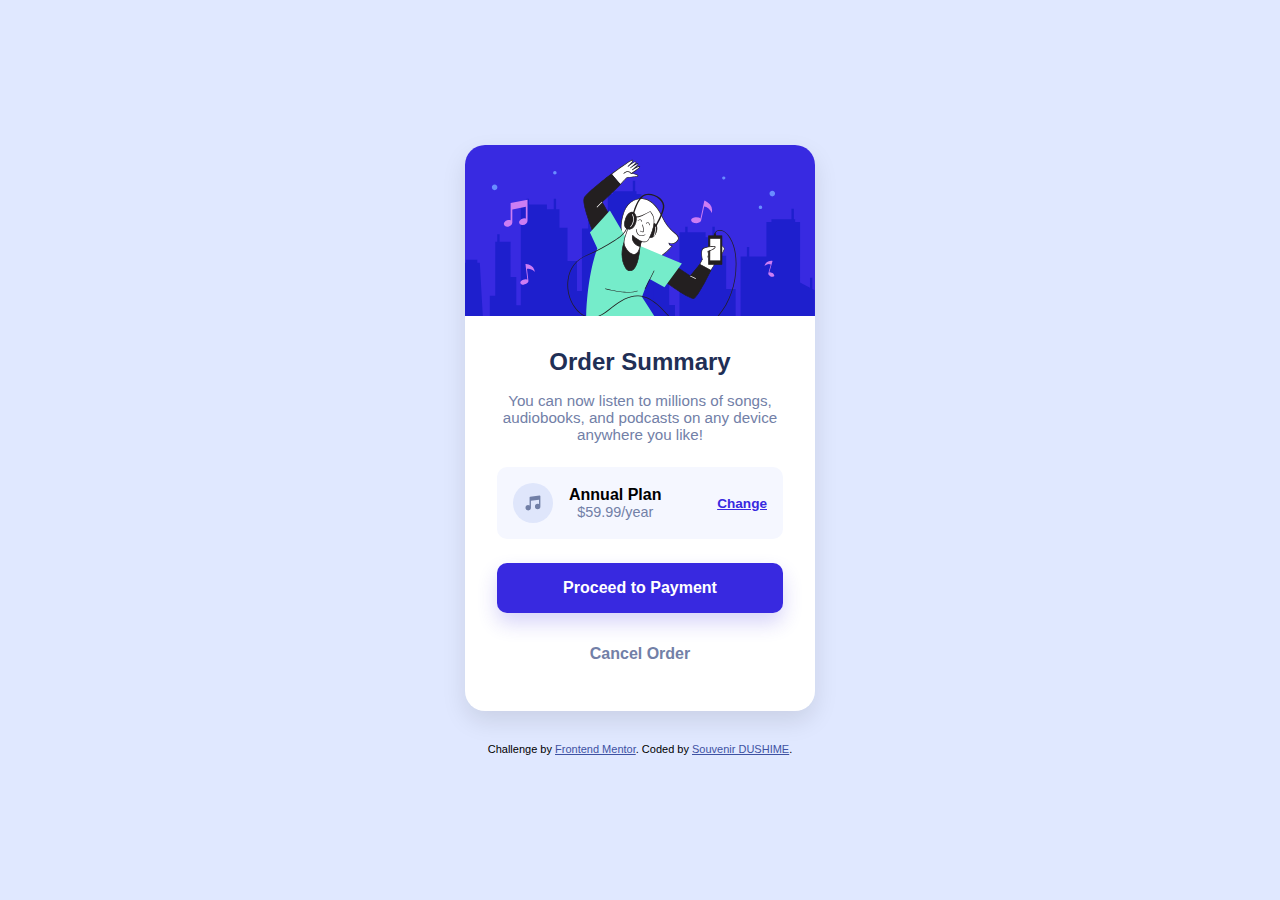
<file: index.html>
<!DOCTYPE html>
<html lang="en">
<head>
  <meta charset="UTF-8" />
  <meta name="viewport" content="width=device-width, initial-scale=1.0" />
  <title>Order Summary Card</title>
  <link rel="stylesheet" href="styles.css" />
</head>
<body>
  <main class="card">
    <img src="./images/illustration-hero.svg" alt="Hero Image" class="hero-image" />

    <div class="card-content">
      <h1>Order Summary</h1>
      <p class="description">
        You can now listen to millions of songs, audiobooks, and podcasts on any device anywhere you like!
      </p>

      <div class="plan-box">
        <div class="plan-info">
          <img src="./images/icon-music.svg" alt="Music Icon" />
          <div>
            <strong>Annual Plan</strong>
            <p>$59.99/year</p>
          </div>
        </div>
        <a href="#" class="change-link">Change</a>
      </div>

      <button class="btn primary">Proceed to Payment</button>
      <button class="btn secondary">Cancel Order</button>
    </div>
  </main>

  <div class="attribution">
    Challenge by <a href="https://www.frontendmentor.io?ref=challenge" target="_blank">Frontend Mentor</a>.
    Coded by <a href="#">Souvenir DUSHIME</a>.
  </div>
</body>
</html>
</file>
<file: styles.css>
* {
  box-sizing: border-box;
  margin: 0;
  padding: 0;
}

body {
  font-family: 'Helvetica Neue', sans-serif;
  background-color: hsl(225, 100%, 94%);
  display: flex;
  flex-direction: column;
  justify-content: center;
  align-items: center;
  height: 100vh;
  padding: 1rem;
}

.card {
  background-color: white;
  border-radius: 20px;
  max-width: 350px;
  overflow: hidden;
  box-shadow: 0 10px 25px rgba(0, 0, 0, 0.1);
  text-align: center;
}

.hero-image {
  width: 100%;
  display: block;
}

.card-content {
  padding: 2rem;
}

.card-content h1 {
  color: hsl(223, 47%, 23%);
  font-size: 1.5rem;
  margin-bottom: 1rem;
}

.description {
  font-size: 0.95rem;
  color: hsl(224, 23%, 55%);
  margin-bottom: 1.5rem;
}

.plan-box {
  background-color: hsl(225, 100%, 98%);
  border-radius: 10px;
  padding: 1rem;
  display: flex;
  justify-content: space-between;
  align-items: center;
  margin-bottom: 1.5rem;
}

.plan-info {
  display: flex;
  align-items: center;
  gap: 1rem;
}

.plan-info img {
  width: 40px;
}

.plan-info p {
  color: hsl(224, 23%, 55%);
  font-size: 0.9rem;
}

.change-link {
  color: hsl(245, 75%, 52%);
  font-weight: bold;
  font-size: 0.85rem;
  text-decoration: underline;
  cursor: pointer;
}

.btn {
  width: 100%;
  padding: 1rem;
  border: none;
  border-radius: 10px;
  font-weight: bold;
  font-size: 1rem;
  cursor: pointer;
}

.primary {
  background-color: hsl(245, 75%, 52%);
  color: white;
  box-shadow: 0 10px 20px rgba(56, 41, 224, 0.2);
  margin-bottom: 1rem;
}

.primary:hover {
  background-color: hsl(245, 75%, 60%);
}

.secondary {
  background-color: transparent;
  color: hsl(224, 23%, 55%);
}

.secondary:hover {
  color: hsl(223, 47%, 23%);
}

.attribution {
  font-size: 11px;
  text-align: center;
  margin-top: 2rem;
}

.attribution a {
  color: hsl(228, 45%, 44%);
}
</file>
